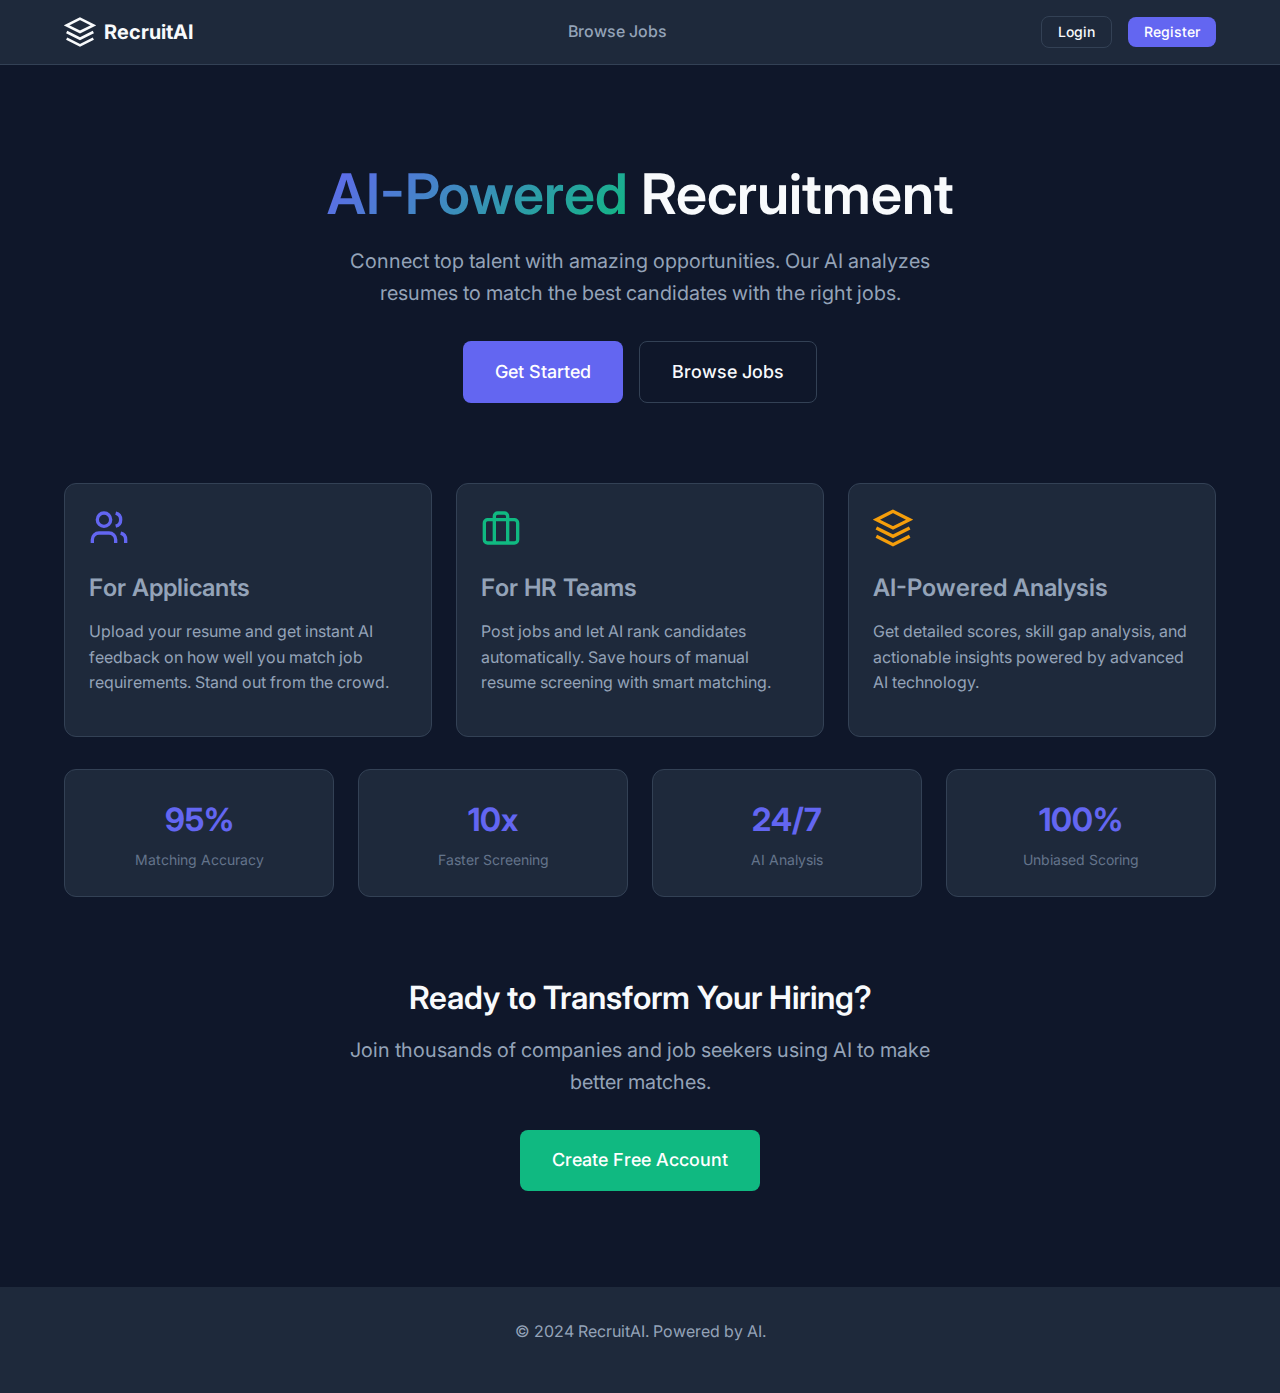
<file: frontend/index.html>
<!DOCTYPE html>
<html lang="en">
<head>
    <meta charset="UTF-8">
    <meta name="viewport" content="width=device-width, initial-scale=1.0">
    <meta name="description" content="AI-Powered Recruitment Platform - Find your next opportunity or hire top talent">
    <title>RecruitAI - Smart Hiring Platform</title>
    <link rel="preconnect" href="https://fonts.googleapis.com">
    <link rel="preconnect" href="https://fonts.gstatic.com" crossorigin>
    <link href="https://fonts.googleapis.com/css2?family=Inter:wght@400;500;600;700&display=swap" rel="stylesheet">
    <link rel="stylesheet" href="css/style.css">
    <link rel="stylesheet" href="css/components.css">
</head>
<body>
    <div class="page-wrapper">
        <!-- Navbar -->
        <nav class="navbar">
            <div class="container navbar-content">
                <a href="index.html" class="navbar-brand">
                    <svg viewBox="0 0 24 24" fill="none" stroke="currentColor" stroke-width="2">
                        <path d="M12 2L2 7l10 5 10-5-10-5zM2 17l10 5 10-5M2 12l10 5 10-5"/>
                    </svg>
                    RecruitAI
                </a>
                <ul class="navbar-nav" id="navbar-nav">
                    <li><a href="jobs.html">Browse Jobs</a></li>
                </ul>
                <div class="navbar-user" id="navbar-user">
                    <a href="login.html" class="btn btn-outline btn-sm">Login</a>
                    <a href="register.html" class="btn btn-primary btn-sm">Register</a>
                </div>
            </div>
        </nav>

        <!-- Main Content -->
        <main class="main-content">
            <div class="container">
                <!-- Hero Section -->
                <section class="hero">
                    <h1 class="hero-title">
                        <span class="gradient-text">AI-Powered</span> Recruitment
                    </h1>
                    <p class="hero-subtitle">
                        Connect top talent with amazing opportunities. Our AI analyzes resumes to match the best candidates with the right jobs.
                    </p>
                    <div class="hero-actions">
                        <a href="register.html" class="btn btn-primary btn-lg">Get Started</a>
                        <a href="jobs.html" class="btn btn-outline btn-lg">Browse Jobs</a>
                    </div>
                </section>

                <!-- Features Grid -->
                <section class="mt-xl">
                    <div class="grid grid-3">
                        <div class="card animate-fade-in" style="animation-delay: 0.1s">
                            <div class="card-body">
                                <svg width="40" height="40" viewBox="0 0 24 24" fill="none" stroke="var(--color-primary)" stroke-width="2" style="margin-bottom: 1rem;">
                                    <path d="M16 21v-2a4 4 0 0 0-4-4H6a4 4 0 0 0-4 4v2"/>
                                    <circle cx="9" cy="7" r="4"/>
                                    <path d="M22 21v-2a4 4 0 0 0-3-3.87M16 3.13a4 4 0 0 1 0 7.75"/>
                                </svg>
                                <h3>For Applicants</h3>
                                <p>Upload your resume and get instant AI feedback on how well you match job requirements. Stand out from the crowd.</p>
                            </div>
                        </div>
                        
                        <div class="card animate-fade-in" style="animation-delay: 0.2s">
                            <div class="card-body">
                                <svg width="40" height="40" viewBox="0 0 24 24" fill="none" stroke="var(--color-secondary)" stroke-width="2" style="margin-bottom: 1rem;">
                                    <rect x="2" y="7" width="20" height="14" rx="2" ry="2"/>
                                    <path d="M16 21V5a2 2 0 0 0-2-2h-4a2 2 0 0 0-2 2v16"/>
                                </svg>
                                <h3>For HR Teams</h3>
                                <p>Post jobs and let AI rank candidates automatically. Save hours of manual resume screening with smart matching.</p>
                            </div>
                        </div>
                        
                        <div class="card animate-fade-in" style="animation-delay: 0.3s">
                            <div class="card-body">
                                <svg width="40" height="40" viewBox="0 0 24 24" fill="none" stroke="var(--color-warning)" stroke-width="2" style="margin-bottom: 1rem;">
                                    <path d="M12 2L2 7l10 5 10-5-10-5z"/>
                                    <path d="M2 17l10 5 10-5M2 12l10 5 10-5"/>
                                </svg>
                                <h3>AI-Powered Analysis</h3>
                                <p>Get detailed scores, skill gap analysis, and actionable insights powered by advanced AI technology.</p>
                            </div>
                        </div>
                    </div>
                </section>

                <!-- Stats Section -->
                <section class="mt-xl">
                    <div class="stats-grid">
                        <div class="stat-card animate-fade-in">
                            <div class="stat-value">95%</div>
                            <div class="stat-label">Matching Accuracy</div>
                        </div>
                        <div class="stat-card animate-fade-in">
                            <div class="stat-value">10x</div>
                            <div class="stat-label">Faster Screening</div>
                        </div>
                        <div class="stat-card animate-fade-in">
                            <div class="stat-value">24/7</div>
                            <div class="stat-label">AI Analysis</div>
                        </div>
                        <div class="stat-card animate-fade-in">
                            <div class="stat-value">100%</div>
                            <div class="stat-label">Unbiased Scoring</div>
                        </div>
                    </div>
                </section>

                <!-- CTA Section -->
                <section class="hero mt-xl">
                    <h2>Ready to Transform Your Hiring?</h2>
                    <p class="hero-subtitle">
                        Join thousands of companies and job seekers using AI to make better matches.
                    </p>
                    <div class="hero-actions">
                        <a href="register.html" class="btn btn-success btn-lg">Create Free Account</a>
                    </div>
                </section>
            </div>
        </main>

        <!-- Footer -->
        <footer style="background: var(--bg-secondary); padding: 2rem 0; text-align: center; color: var(--text-muted);">
            <div class="container">
                <p>&copy; 2024 RecruitAI. Powered by AI.</p>
            </div>
        </footer>
    </div>

    <script src="js/api.js"></script>
    <script src="js/auth.js"></script>
</body>
</html>
</file>
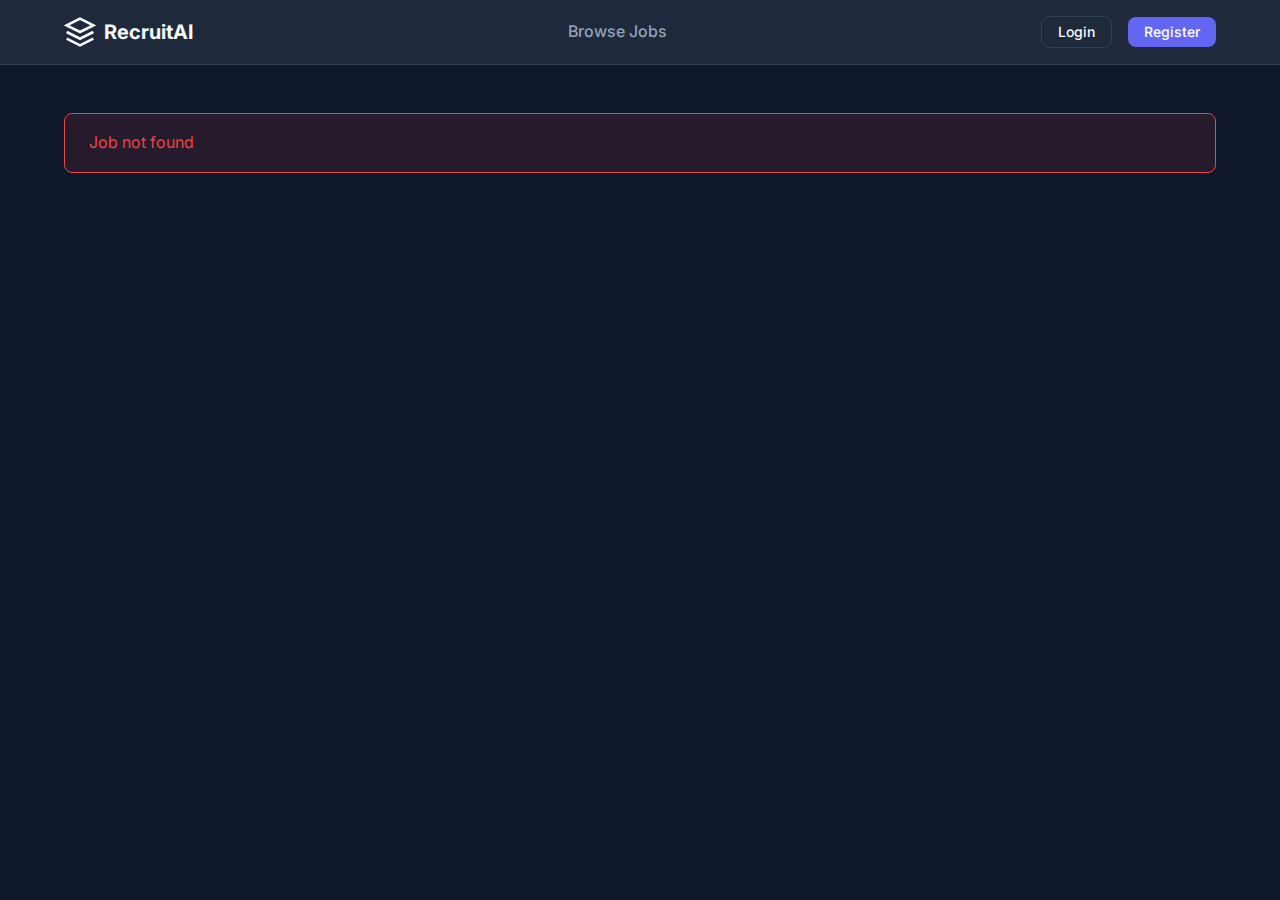
<file: frontend/job-details.html>
<!DOCTYPE html>
<html lang="en">

<head>
    <meta charset="UTF-8">
    <meta name="viewport" content="width=device-width, initial-scale=1.0">
    <meta name="description" content="Job Details - RecruitAI">
    <title>Job Details - RecruitAI</title>
    <link rel="preconnect" href="https://fonts.googleapis.com">
    <link rel="preconnect" href="https://fonts.gstatic.com" crossorigin>
    <link href="https://fonts.googleapis.com/css2?family=Inter:wght@400;500;600;700&display=swap" rel="stylesheet">
    <link rel="stylesheet" href="css/style.css">
    <link rel="stylesheet" href="css/components.css">
</head>

<body>
    <div class="page-wrapper">
        <!-- Navbar -->
        <nav class="navbar">
            <div class="container navbar-content">
                <a href="index.html" class="navbar-brand">
                    <svg viewBox="0 0 24 24" fill="none" stroke="currentColor" stroke-width="2">
                        <path d="M12 2L2 7l10 5 10-5-10-5zM2 17l10 5 10-5M2 12l10 5 10-5" />
                    </svg>
                    RecruitAI
                </a>
                <ul class="navbar-nav" id="navbar-nav"></ul>
                <div class="navbar-user" id="navbar-user"></div>
            </div>
        </nav>

        <!-- Main Content -->
        <main class="main-content">
            <div class="container">
                <div id="job-details-container">
                    <!-- Job details loaded dynamically -->
                </div>
            </div>
        </main>
    </div>

    <!-- Apply Modal -->
    <div class="modal-overlay" id="apply-modal">
        <div class="modal">
            <div class="modal-header">
                <h3>Apply for Job</h3>
                <button class="modal-close" onclick="closeModal()">&times;</button>
            </div>
            <form id="apply-form" onsubmit="handleApply(event)">
                <div id="apply-error" class="alert alert-error" style="display: none;"></div>
                <div id="apply-success" class="alert alert-success" style="display: none;"></div>

                <div class="form-group">
                    <label class="form-label">Upload Your Resume</label>
                    <div class="file-upload" id="file-upload">
                        <input type="file" id="resume-file" accept=".pdf" required>
                        <svg class="file-upload-icon" viewBox="0 0 24 24" fill="none" stroke="currentColor"
                            stroke-width="2">
                            <path d="M21 15v4a2 2 0 0 1-2 2H5a2 2 0 0 1-2-2v-4" />
                            <polyline points="17 8 12 3 7 8" />
                            <line x1="12" y1="3" x2="12" y2="15" />
                        </svg>
                        <p class="file-upload-text">Click or drag to upload PDF</p>
                        <p class="file-upload-hint" id="file-name">Max 30MB</p>
                    </div>
                </div>

                <button type="submit" class="btn btn-primary" style="width: 100%;" id="apply-btn">
                    Submit Application
                </button>
            </form>
        </div>
    </div>

    <script src="js/api.js"></script>
    <script src="js/auth.js"></script>
    <script>
        let currentJobId = null;

        async function loadJobDetails() {
            const container = document.getElementById('job-details-container');
            const urlParams = new URLSearchParams(window.location.search);
            currentJobId = urlParams.get('id');

            if (!currentJobId) {
                showError(container, 'Job not found');
                return;
            }

            showLoading(container);

            try {
                const job = await getJob(currentJobId);
                const user = getCurrentUser();
                const isApplicant = user && user.role === 'applicant';

                container.innerHTML = `
                    <a href="jobs.html" class="btn btn-outline btn-sm mb-lg">← Back to Jobs</a>
                    
                    <div class="card">
                        <div class="flex justify-between items-start mb-lg">
                            <div>
                                <h1 style="margin-bottom: 0.5rem;">${job.title}</h1>
                                <p class="text-secondary" style="margin-bottom: 0;">${job.hr_name || 'Company'}</p>
                            </div>
                            <span class="badge ${getStatusBadgeClass(job.status)}">${job.status}</span>
                        </div>

                        <div class="job-card-meta mb-lg">
                            ${job.location ? `
                                <span class="job-card-meta-item">
                                    <svg width="16" height="16" viewBox="0 0 24 24" fill="none" stroke="currentColor" stroke-width="2">
                                        <path d="M21 10c0 7-9 13-9 13s-9-6-9-13a9 9 0 0 1 18 0z"/>
                                        <circle cx="12" cy="10" r="3"/>
                                    </svg>
                                    ${job.location}
                                </span>
                            ` : ''}
                            ${job.salary_range ? `
                                <span class="job-card-meta-item">
                                    <svg width="16" height="16" viewBox="0 0 24 24" fill="none" stroke="currentColor" stroke-width="2">
                                        <line x1="12" y1="1" x2="12" y2="23"/>
                                        <path d="M17 5H9.5a3.5 3.5 0 0 0 0 7h5a3.5 3.5 0 0 1 0 7H6"/>
                                    </svg>
                                    ${job.salary_range}
                                </span>
                            ` : ''}
                            <span class="job-card-meta-item">
                                <svg width="16" height="16" viewBox="0 0 24 24" fill="none" stroke="currentColor" stroke-width="2">
                                    <rect x="3" y="4" width="18" height="18" rx="2" ry="2"/>
                                    <line x1="16" y1="2" x2="16" y2="6"/>
                                    <line x1="8" y1="2" x2="8" y2="6"/>
                                    <line x1="3" y1="10" x2="21" y2="10"/>
                                </svg>
                                Posted ${formatDate(job.created_at)}
                            </span>
                        </div>

                        <h3>Description</h3>
                        <p style="white-space: pre-line;">${job.description}</p>

                        <h3 class="mt-lg">Requirements</h3>
                        <p style="white-space: pre-line;">${job.requirements}</p>

                        <div class="mt-xl">
                            ${isApplicant ? `
                                <button class="btn btn-primary btn-lg" onclick="openApplyModal()">
                                    Apply Now
                                </button>
                            ` : user ? '' : `
                                <a href="register.html" class="btn btn-primary btn-lg">
                                    Register to Apply
                                </a>
                            `}
                        </div>
                    </div>
                `;
            } catch (error) {
                showError(container, error.message);
            }
        }

        function openApplyModal() {
            document.getElementById('apply-modal').classList.add('active');
        }

        function closeModal() {
            document.getElementById('apply-modal').classList.remove('active');
            document.getElementById('apply-error').style.display = 'none';
            document.getElementById('apply-success').style.display = 'none';
        }

        async function handleApply(event) {
            event.preventDefault();

            const fileInput = document.getElementById('resume-file');
            const errorDiv = document.getElementById('apply-error');
            const successDiv = document.getElementById('apply-success');
            const submitBtn = document.getElementById('apply-btn');

            if (!fileInput.files[0]) {
                errorDiv.textContent = 'Please select a resume file';
                errorDiv.style.display = 'block';
                return;
            }

            try {
                submitBtn.disabled = true;
                submitBtn.innerHTML = '<span class="spinner spinner-sm"></span> Analyzing resume...';
                errorDiv.style.display = 'none';

                const result = await applyToJob(currentJobId, fileInput.files[0]);

                successDiv.innerHTML = `
                    <strong>Application submitted!</strong><br>
                    AI Score: ${result.ai_score}/100<br>
                    <a href="applicant-dashboard.html">View your applications</a>
                `;
                successDiv.style.display = 'block';
                submitBtn.textContent = 'Applied!';

            } catch (error) {
                errorDiv.textContent = error.message;
                errorDiv.style.display = 'block';
                submitBtn.disabled = false;
                submitBtn.textContent = 'Submit Application';
            }
        }

        // File input display
        document.addEventListener('DOMContentLoaded', () => {
            const fileInput = document.getElementById('resume-file');
            const fileName = document.getElementById('file-name');

            fileInput.addEventListener('change', () => {
                if (fileInput.files[0]) {
                    fileName.textContent = fileInput.files[0].name;
                }
            });
        });

        // Load job details on page load
        document.addEventListener('DOMContentLoaded', loadJobDetails);
    </script>
</body>

</html>
</file>
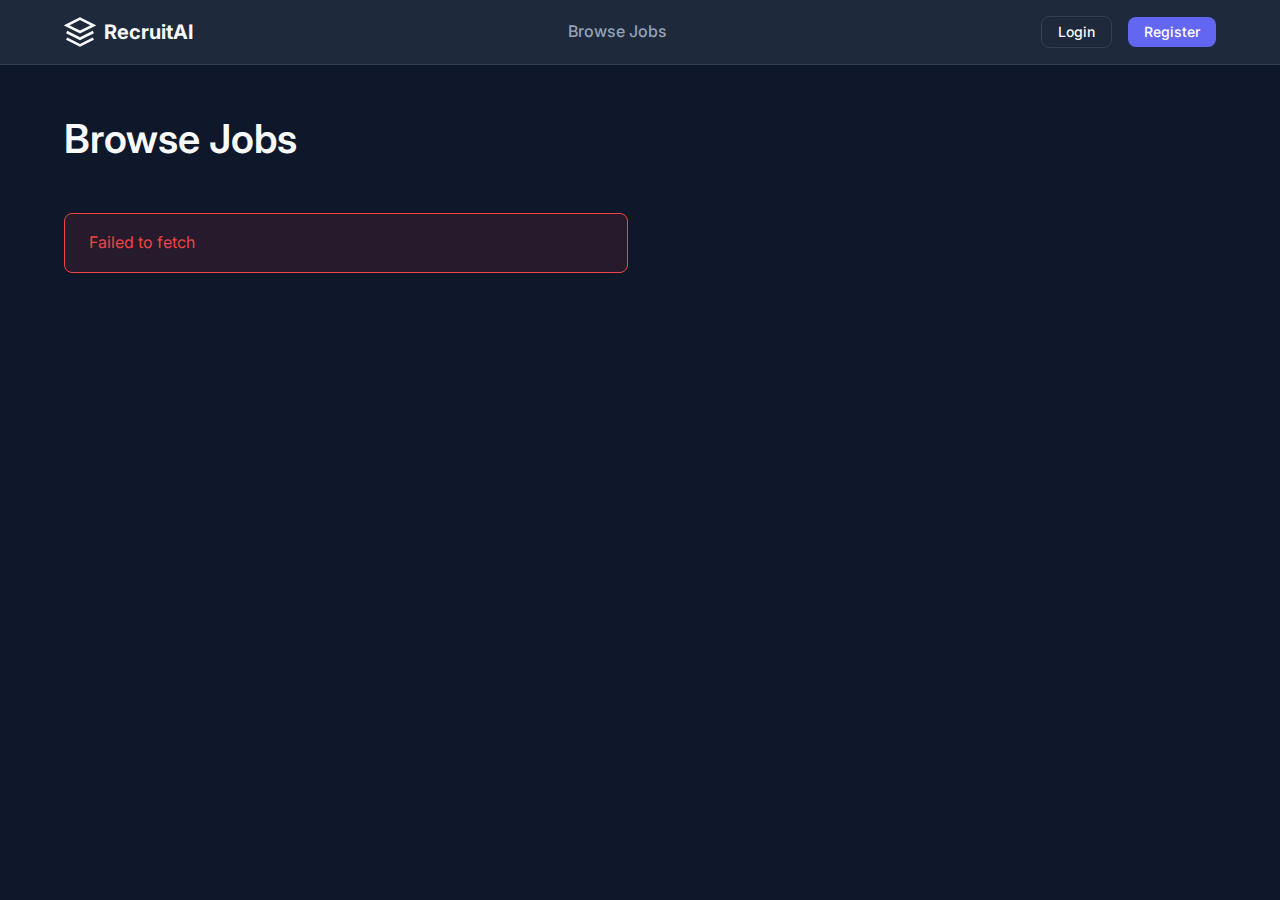
<file: frontend/jobs.html>
<!DOCTYPE html>
<html lang="en">

<head>
    <meta charset="UTF-8">
    <meta name="viewport" content="width=device-width, initial-scale=1.0">
    <meta name="description" content="Browse job openings - RecruitAI">
    <title>Browse Jobs - RecruitAI</title>
    <link rel="preconnect" href="https://fonts.googleapis.com">
    <link rel="preconnect" href="https://fonts.gstatic.com" crossorigin>
    <link href="https://fonts.googleapis.com/css2?family=Inter:wght@400;500;600;700&display=swap" rel="stylesheet">
    <link rel="stylesheet" href="css/style.css">
    <link rel="stylesheet" href="css/components.css">
</head>

<body>
    <div class="page-wrapper">
        <!-- Navbar -->
        <nav class="navbar">
            <div class="container navbar-content">
                <a href="index.html" class="navbar-brand">
                    <svg viewBox="0 0 24 24" fill="none" stroke="currentColor" stroke-width="2">
                        <path d="M12 2L2 7l10 5 10-5-10-5zM2 17l10 5 10-5M2 12l10 5 10-5" />
                    </svg>
                    RecruitAI
                </a>
                <ul class="navbar-nav" id="navbar-nav"></ul>
                <div class="navbar-user" id="navbar-user"></div>
            </div>
        </nav>

        <!-- Main Content -->
        <main class="main-content">
            <div class="container">
                <div class="dashboard-header">
                    <h1>Browse Jobs</h1>
                </div>

                <div id="jobs-container" class="grid grid-2">
                    <!-- Jobs loaded dynamically -->
                </div>
            </div>
        </main>
    </div>

    <script src="js/api.js"></script>
    <script src="js/auth.js"></script>
    <script>
        async function loadJobs() {
            const container = document.getElementById('jobs-container');
            showLoading(container);

            try {
                const jobs = await getJobs();

                if (jobs.length === 0) {
                    showEmptyState(container, 'No Jobs Available', 'Check back later for new opportunities.');
                    return;
                }

                container.innerHTML = jobs.map(job => `
                    <div class="job-card animate-fade-in">
                        <div class="job-card-header">
                            <div>
                                <h3 class="job-card-title">${job.title}</h3>
                                <p class="job-card-company">${job.hr_name || 'Company'}</p>
                            </div>
                            <span class="badge ${getStatusBadgeClass(job.status)}">${job.status}</span>
                        </div>
                        <div class="job-card-meta">
                            ${job.location ? `
                                <span class="job-card-meta-item">
                                    <svg width="16" height="16" viewBox="0 0 24 24" fill="none" stroke="currentColor" stroke-width="2">
                                        <path d="M21 10c0 7-9 13-9 13s-9-6-9-13a9 9 0 0 1 18 0z"/>
                                        <circle cx="12" cy="10" r="3"/>
                                    </svg>
                                    ${job.location}
                                </span>
                            ` : ''}
                            ${job.salary_range ? `
                                <span class="job-card-meta-item">
                                    <svg width="16" height="16" viewBox="0 0 24 24" fill="none" stroke="currentColor" stroke-width="2">
                                        <line x1="12" y1="1" x2="12" y2="23"/>
                                        <path d="M17 5H9.5a3.5 3.5 0 0 0 0 7h5a3.5 3.5 0 0 1 0 7H6"/>
                                    </svg>
                                    ${job.salary_range}
                                </span>
                            ` : ''}
                            <span class="job-card-meta-item">
                                <svg width="16" height="16" viewBox="0 0 24 24" fill="none" stroke="currentColor" stroke-width="2">
                                    <rect x="3" y="4" width="18" height="18" rx="2" ry="2"/>
                                    <line x1="16" y1="2" x2="16" y2="6"/>
                                    <line x1="8" y1="2" x2="8" y2="6"/>
                                    <line x1="3" y1="10" x2="21" y2="10"/>
                                </svg>
                                ${formatDate(job.created_at)}
                            </span>
                        </div>
                        <p class="job-card-description">${job.description}</p>
                        <a href="job-details.html?id=${job.id}" class="btn btn-primary">View Details</a>
                    </div>
                `).join('');
            } catch (error) {
                showError(container, error.message);
            }
        }

        // Load jobs on page load
        document.addEventListener('DOMContentLoaded', loadJobs);
    </script>
</body>

</html>
</file>
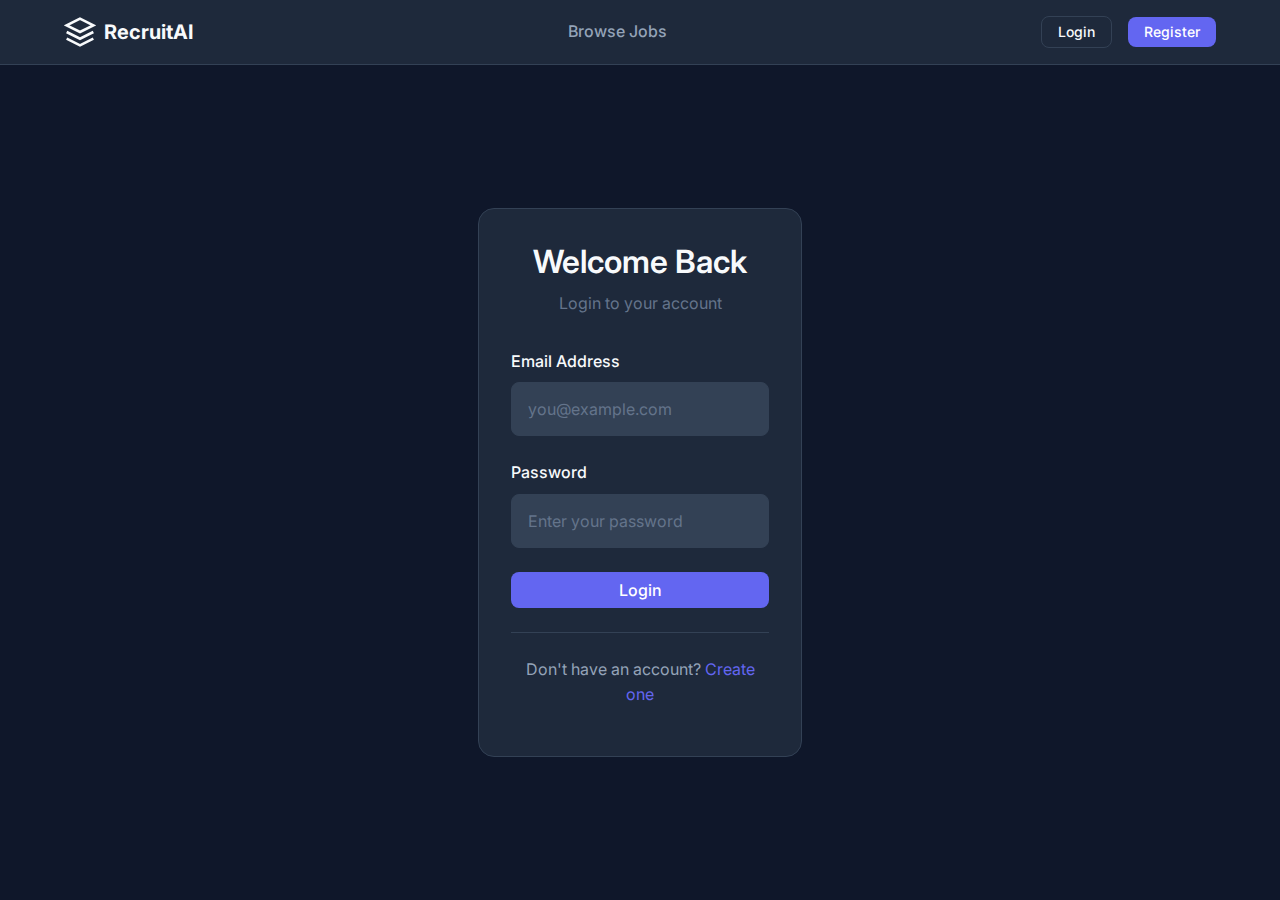
<file: frontend/login.html>
<!DOCTYPE html>
<html lang="en">

<head>
    <meta charset="UTF-8">
    <meta name="viewport" content="width=device-width, initial-scale=1.0">
    <meta name="description" content="Login to RecruitAI - AI-Powered Recruitment Platform">
    <title>Login - RecruitAI</title>
    <link rel="preconnect" href="https://fonts.googleapis.com">
    <link rel="preconnect" href="https://fonts.gstatic.com" crossorigin>
    <link href="https://fonts.googleapis.com/css2?family=Inter:wght@400;500;600;700&display=swap" rel="stylesheet">
    <link rel="stylesheet" href="css/style.css">
    <link rel="stylesheet" href="css/components.css">
</head>

<body>
    <div class="page-wrapper">
        <!-- Navbar -->
        <nav class="navbar">
            <div class="container navbar-content">
                <a href="index.html" class="navbar-brand">
                    <svg viewBox="0 0 24 24" fill="none" stroke="currentColor" stroke-width="2">
                        <path d="M12 2L2 7l10 5 10-5-10-5zM2 17l10 5 10-5M2 12l10 5 10-5" />
                    </svg>
                    RecruitAI
                </a>
                <ul class="navbar-nav" id="navbar-nav"></ul>
                <div class="navbar-user" id="navbar-user"></div>
            </div>
        </nav>

        <!-- Main Content -->
        <main class="main-content flex items-center">
            <div class="auth-container">
                <div class="auth-card glass animate-fade-in">
                    <div class="auth-header">
                        <h2 class="auth-title">Welcome Back</h2>
                        <p class="auth-subtitle">Login to your account</p>
                    </div>

                    <form id="login-form" onsubmit="handleLogin(event)">
                        <div id="form-error" class="alert alert-error" style="display: none;"></div>

                        <div class="form-group">
                            <label class="form-label" for="email">Email Address</label>
                            <input type="email" id="email" class="form-input" placeholder="you@example.com" required>
                        </div>

                        <div class="form-group">
                            <label class="form-label" for="password">Password</label>
                            <input type="password" id="password" class="form-input" placeholder="Enter your password"
                                required>
                        </div>

                        <button type="submit" class="btn btn-primary" style="width: 100%;">Login</button>
                    </form>

                    <div class="auth-footer">
                        <p>Don't have an account? <a href="register.html">Create one</a></p>
                    </div>
                </div>
            </div>
        </main>
    </div>

    <script src="js/api.js"></script>
    <script src="js/auth.js"></script>
    <script>
        // Redirect if already logged in
        redirectIfLoggedIn();
    </script>
</body>

</html>
</file>
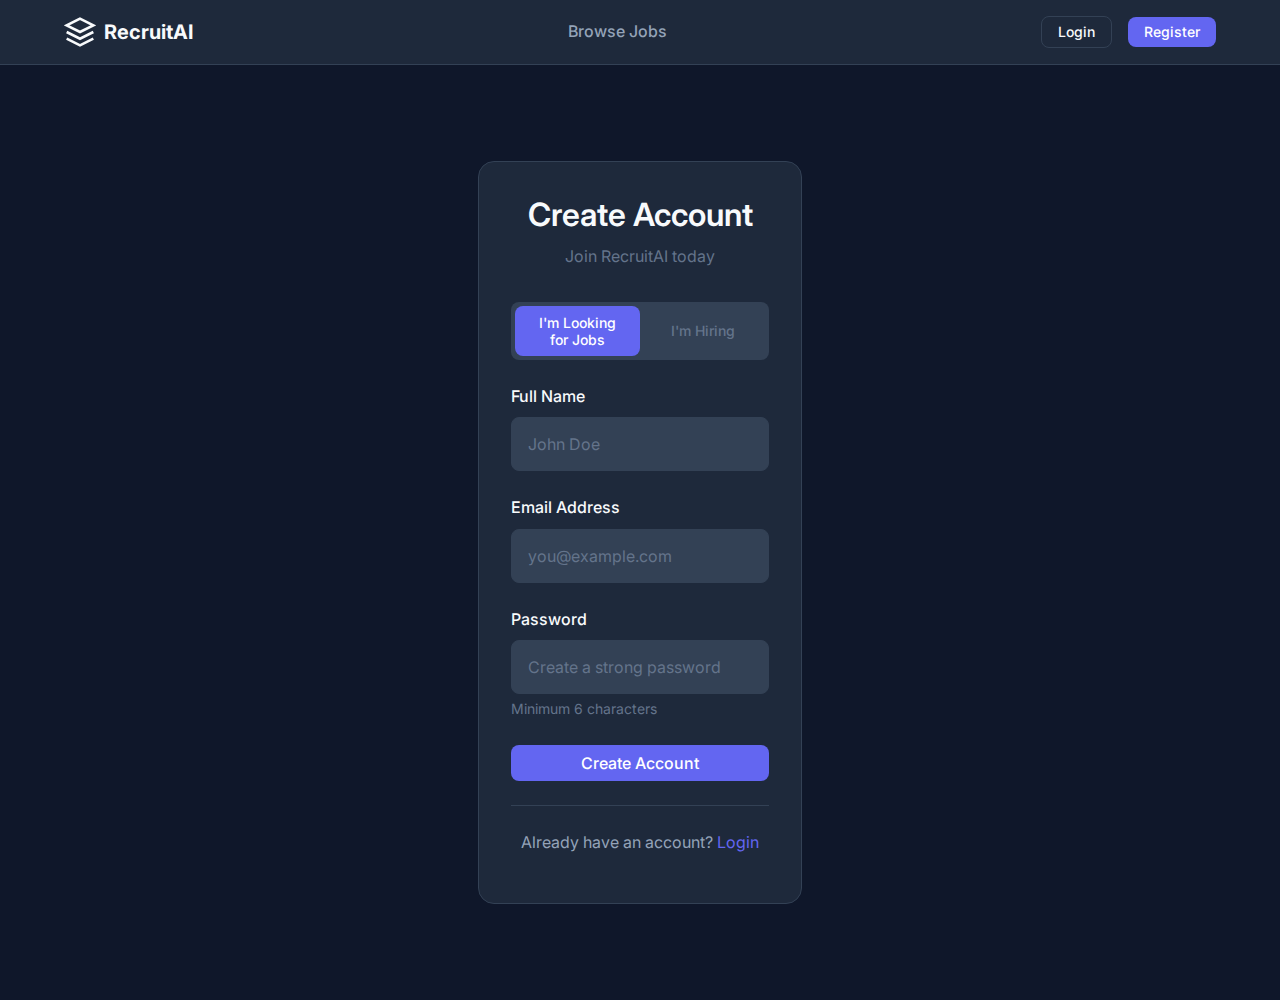
<file: frontend/register.html>
<!DOCTYPE html>
<html lang="en">

<head>
    <meta charset="UTF-8">
    <meta name="viewport" content="width=device-width, initial-scale=1.0">
    <meta name="description" content="Create your RecruitAI account - AI-Powered Recruitment Platform">
    <title>Register - RecruitAI</title>
    <link rel="preconnect" href="https://fonts.googleapis.com">
    <link rel="preconnect" href="https://fonts.gstatic.com" crossorigin>
    <link href="https://fonts.googleapis.com/css2?family=Inter:wght@400;500;600;700&display=swap" rel="stylesheet">
    <link rel="stylesheet" href="css/style.css">
    <link rel="stylesheet" href="css/components.css">
</head>

<body>
    <div class="page-wrapper">
        <!-- Navbar -->
        <nav class="navbar">
            <div class="container navbar-content">
                <a href="index.html" class="navbar-brand">
                    <svg viewBox="0 0 24 24" fill="none" stroke="currentColor" stroke-width="2">
                        <path d="M12 2L2 7l10 5 10-5-10-5zM2 17l10 5 10-5M2 12l10 5 10-5" />
                    </svg>
                    RecruitAI
                </a>
                <ul class="navbar-nav" id="navbar-nav"></ul>
                <div class="navbar-user" id="navbar-user"></div>
            </div>
        </nav>

        <!-- Main Content -->
        <main class="main-content flex items-center">
            <div class="auth-container">
                <div class="auth-card glass animate-fade-in">
                    <div class="auth-header">
                        <h2 class="auth-title">Create Account</h2>
                        <p class="auth-subtitle">Join RecruitAI today</p>
                    </div>

                    <form id="register-form" onsubmit="handleRegister(event)">
                        <div id="form-error" class="alert alert-error" style="display: none;"></div>

                        <!-- Role Toggle -->
                        <div class="role-toggle">
                            <button type="button" class="role-toggle-btn active" data-role="applicant">
                                I'm Looking for Jobs
                            </button>
                            <button type="button" class="role-toggle-btn" data-role="hr">
                                I'm Hiring
                            </button>
                        </div>

                        <div class="form-group">
                            <label class="form-label" for="fullName">Full Name</label>
                            <input type="text" id="fullName" class="form-input" placeholder="John Doe" required>
                        </div>

                        <div class="form-group">
                            <label class="form-label" for="email">Email Address</label>
                            <input type="email" id="email" class="form-input" placeholder="you@example.com" required>
                        </div>

                        <div class="form-group">
                            <label class="form-label" for="password">Password</label>
                            <input type="password" id="password" class="form-input"
                                placeholder="Create a strong password" required minlength="6">
                            <p class="form-hint">Minimum 6 characters</p>
                        </div>

                        <button type="submit" class="btn btn-primary" style="width: 100%;">Create Account</button>
                    </form>

                    <div class="auth-footer">
                        <p>Already have an account? <a href="login.html">Login</a></p>
                    </div>
                </div>
            </div>
        </main>
    </div>

    <script src="js/api.js"></script>
    <script src="js/auth.js"></script>
    <script>
        // Redirect if already logged in
        redirectIfLoggedIn();
    </script>
</body>

</html>
</file>
<file: frontend/css/style.css>
/* ============================================
   RECRUITMENT PLATFORM - DESIGN SYSTEM
   ============================================ */

/* --- CSS Variables (Design Tokens) --- */
:root {
    /* Colors */
    --color-primary: #6366f1;
    --color-primary-hover: #4f46e5;
    --color-primary-light: #e0e7ff;
    --color-secondary: #10b981;
    --color-secondary-hover: #059669;
    --color-danger: #ef4444;
    --color-danger-hover: #dc2626;
    --color-warning: #f59e0b;
    --color-info: #3b82f6;
    
    /* Backgrounds */
    --bg-primary: #0f172a;
    --bg-secondary: #1e293b;
    --bg-tertiary: #334155;
    --bg-card: #1e293b;
    --bg-hover: #334155;
    
    /* Text */
    --text-primary: #f8fafc;
    --text-secondary: #94a3b8;
    --text-muted: #64748b;
    
    /* Borders */
    --border-color: #334155;
    --border-radius: 12px;
    --border-radius-sm: 8px;
    --border-radius-lg: 16px;
    
    /* Shadows */
    --shadow-sm: 0 1px 2px rgba(0, 0, 0, 0.2);
    --shadow-md: 0 4px 6px rgba(0, 0, 0, 0.3);
    --shadow-lg: 0 10px 15px rgba(0, 0, 0, 0.4);
    --shadow-glow: 0 0 20px rgba(99, 102, 241, 0.3);
    
    /* Spacing */
    --spacing-xs: 0.25rem;
    --spacing-sm: 0.5rem;
    --spacing-md: 1rem;
    --spacing-lg: 1.5rem;
    --spacing-xl: 2rem;
    --spacing-2xl: 3rem;
    
    /* Typography */
    --font-family: 'Inter', -apple-system, BlinkMacSystemFont, 'Segoe UI', Roboto, sans-serif;
    --font-size-xs: 0.75rem;
    --font-size-sm: 0.875rem;
    --font-size-md: 1rem;
    --font-size-lg: 1.125rem;
    --font-size-xl: 1.25rem;
    --font-size-2xl: 1.5rem;
    --font-size-3xl: 2rem;
    --font-size-4xl: 2.5rem;
    
    /* Transitions */
    --transition-fast: 150ms ease;
    --transition-normal: 300ms ease;
}

/* --- Reset & Base --- */
*, *::before, *::after {
    box-sizing: border-box;
    margin: 0;
    padding: 0;
}

html {
    scroll-behavior: smooth;
}

body {
    font-family: var(--font-family);
    font-size: var(--font-size-md);
    line-height: 1.6;
    color: var(--text-primary);
    background: var(--bg-primary);
    min-height: 100vh;
}

/* --- Links --- */
a {
    color: var(--color-primary);
    text-decoration: none;
    transition: color var(--transition-fast);
}

a:hover {
    color: var(--color-primary-hover);
}

/* --- Typography --- */
h1, h2, h3, h4, h5, h6 {
    font-weight: 600;
    line-height: 1.3;
    margin-bottom: var(--spacing-md);
}

h1 { font-size: var(--font-size-4xl); }
h2 { font-size: var(--font-size-3xl); }
h3 { font-size: var(--font-size-2xl); }
h4 { font-size: var(--font-size-xl); }

p {
    margin-bottom: var(--spacing-md);
    color: var(--text-secondary);
}

/* --- Layout --- */
.container {
    max-width: 1200px;
    margin: 0 auto;
    padding: 0 var(--spacing-lg);
}

.page-wrapper {
    min-height: 100vh;
    display: flex;
    flex-direction: column;
}

.main-content {
    flex: 1;
    padding: var(--spacing-2xl) 0;
}

/* --- Grid System --- */
.grid {
    display: grid;
    gap: var(--spacing-lg);
}

.grid-2 { grid-template-columns: repeat(2, 1fr); }
.grid-3 { grid-template-columns: repeat(3, 1fr); }
.grid-4 { grid-template-columns: repeat(4, 1fr); }

@media (max-width: 768px) {
    .grid-2, .grid-3, .grid-4 {
        grid-template-columns: 1fr;
    }
}

/* --- Flexbox Utilities --- */
.flex { display: flex; }
.flex-col { flex-direction: column; }
.flex-wrap { flex-wrap: wrap; }
.items-center { align-items: center; }
.items-start { align-items: flex-start; }
.justify-center { justify-content: center; }
.justify-between { justify-content: space-between; }
.gap-sm { gap: var(--spacing-sm); }
.gap-md { gap: var(--spacing-md); }
.gap-lg { gap: var(--spacing-lg); }

/* --- Spacing Utilities --- */
.mt-sm { margin-top: var(--spacing-sm); }
.mt-md { margin-top: var(--spacing-md); }
.mt-lg { margin-top: var(--spacing-lg); }
.mt-xl { margin-top: var(--spacing-xl); }
.mb-sm { margin-bottom: var(--spacing-sm); }
.mb-md { margin-bottom: var(--spacing-md); }
.mb-lg { margin-bottom: var(--spacing-lg); }
.mb-xl { margin-bottom: var(--spacing-xl); }

/* --- Text Utilities --- */
.text-center { text-align: center; }
.text-muted { color: var(--text-muted); }
.text-secondary { color: var(--text-secondary); }
.text-success { color: var(--color-secondary); }
.text-danger { color: var(--color-danger); }
.text-warning { color: var(--color-warning); }

/* --- Animations --- */
@keyframes fadeIn {
    from { opacity: 0; transform: translateY(10px); }
    to { opacity: 1; transform: translateY(0); }
}

@keyframes slideIn {
    from { opacity: 0; transform: translateX(-20px); }
    to { opacity: 1; transform: translateX(0); }
}

@keyframes pulse {
    0%, 100% { opacity: 1; }
    50% { opacity: 0.5; }
}

@keyframes spin {
    from { transform: rotate(0deg); }
    to { transform: rotate(360deg); }
}

.animate-fade-in {
    animation: fadeIn 0.5s ease forwards;
}

.animate-slide-in {
    animation: slideIn 0.5s ease forwards;
}

/* --- Gradient Text --- */
.gradient-text {
    background: linear-gradient(135deg, var(--color-primary), var(--color-secondary));
    -webkit-background-clip: text;
    -webkit-text-fill-color: transparent;
    background-clip: text;
}

/* --- Glass Effect --- */
.glass {
    background: rgba(30, 41, 59, 0.8);
    backdrop-filter: blur(10px);
    border: 1px solid rgba(255, 255, 255, 0.1);
}
</file>
<file: frontend/css/components.css>
/* ============================================
   RECRUITMENT PLATFORM - COMPONENTS
   ============================================ */

/* --- Navbar --- */
.navbar {
    background: var(--bg-secondary);
    border-bottom: 1px solid var(--border-color);
    padding: var(--spacing-md) 0;
    position: sticky;
    top: 0;
    z-index: 100;
}

.navbar-content {
    display: flex;
    justify-content: space-between;
    align-items: center;
}

.navbar-brand {
    font-size: var(--font-size-xl);
    font-weight: 700;
    color: var(--text-primary);
    display: flex;
    align-items: center;
    gap: var(--spacing-sm);
}

.navbar-brand svg {
    width: 32px;
    height: 32px;
}

.navbar-nav {
    display: flex;
    align-items: center;
    gap: var(--spacing-lg);
    list-style: none;
}

.navbar-nav a {
    color: var(--text-secondary);
    font-weight: 500;
    transition: color var(--transition-fast);
}

.navbar-nav a:hover {
    color: var(--text-primary);
}

.navbar-user {
    display: flex;
    align-items: center;
    gap: var(--spacing-md);
}

.user-badge {
    background: var(--bg-tertiary);
    padding: var(--spacing-xs) var(--spacing-md);
    border-radius: var(--border-radius-sm);
    font-size: var(--font-size-sm);
    color: var(--text-secondary);
}

/* --- Buttons --- */
.btn {
    display: inline-flex;
    align-items: center;
    justify-content: center;
    gap: var(--spacing-sm);
    padding: var(--spacing-sm) var(--spacing-lg);
    border: none;
    border-radius: var(--border-radius-sm);
    font-family: var(--font-family);
    font-size: var(--font-size-md);
    font-weight: 500;
    cursor: pointer;
    transition: all var(--transition-fast);
    text-decoration: none;
}

.btn:disabled {
    opacity: 0.6;
    cursor: not-allowed;
}

.btn-primary {
    background: var(--color-primary);
    color: white;
}

.btn-primary:hover:not(:disabled) {
    background: var(--color-primary-hover);
    box-shadow: var(--shadow-glow);
}

.btn-secondary {
    background: var(--bg-tertiary);
    color: var(--text-primary);
}

.btn-secondary:hover:not(:disabled) {
    background: var(--bg-hover);
}

.btn-success {
    background: var(--color-secondary);
    color: white;
}

.btn-success:hover:not(:disabled) {
    background: var(--color-secondary-hover);
}

.btn-danger {
    background: var(--color-danger);
    color: white;
}

.btn-danger:hover:not(:disabled) {
    background: var(--color-danger-hover);
}

.btn-outline {
    background: transparent;
    border: 1px solid var(--border-color);
    color: var(--text-primary);
}

.btn-outline:hover:not(:disabled) {
    background: var(--bg-tertiary);
}

.btn-lg {
    padding: var(--spacing-md) var(--spacing-xl);
    font-size: var(--font-size-lg);
}

.btn-sm {
    padding: var(--spacing-xs) var(--spacing-md);
    font-size: var(--font-size-sm);
}

.btn-icon {
    width: 36px;
    height: 36px;
    padding: 0;
    border-radius: var(--border-radius-sm);
}

/* --- Cards --- */
.card {
    background: var(--bg-card);
    border: 1px solid var(--border-color);
    border-radius: var(--border-radius);
    padding: var(--spacing-lg);
    transition: all var(--transition-normal);
}

.card:hover {
    border-color: var(--color-primary);
    box-shadow: var(--shadow-lg);
}

.card-header {
    margin-bottom: var(--spacing-md);
    padding-bottom: var(--spacing-md);
    border-bottom: 1px solid var(--border-color);
}

.card-title {
    font-size: var(--font-size-xl);
    margin-bottom: 0;
}

.card-body {
    color: var(--text-secondary);
}

.card-footer {
    margin-top: var(--spacing-md);
    padding-top: var(--spacing-md);
    border-top: 1px solid var(--border-color);
}

/* --- Forms --- */
.form-group {
    margin-bottom: var(--spacing-lg);
}

.form-label {
    display: block;
    margin-bottom: var(--spacing-sm);
    font-weight: 500;
    color: var(--text-primary);
}

.form-input,
.form-textarea,
.form-select {
    width: 100%;
    padding: var(--spacing-md);
    background: var(--bg-tertiary);
    border: 1px solid var(--border-color);
    border-radius: var(--border-radius-sm);
    color: var(--text-primary);
    font-family: var(--font-family);
    font-size: var(--font-size-md);
    transition: all var(--transition-fast);
}

.form-input:focus,
.form-textarea:focus,
.form-select:focus {
    outline: none;
    border-color: var(--color-primary);
    box-shadow: 0 0 0 3px rgba(99, 102, 241, 0.2);
}

.form-input::placeholder {
    color: var(--text-muted);
}

.form-textarea {
    min-height: 120px;
    resize: vertical;
}

.form-select {
    cursor: pointer;
}

.form-error {
    color: var(--color-danger);
    font-size: var(--font-size-sm);
    margin-top: var(--spacing-xs);
}

.form-hint {
    color: var(--text-muted);
    font-size: var(--font-size-sm);
    margin-top: var(--spacing-xs);
}

/* --- File Upload --- */
.file-upload {
    position: relative;
    border: 2px dashed var(--border-color);
    border-radius: var(--border-radius);
    padding: var(--spacing-2xl);
    text-align: center;
    cursor: pointer;
    transition: all var(--transition-fast);
}

.file-upload:hover {
    border-color: var(--color-primary);
    background: rgba(99, 102, 241, 0.05);
}

.file-upload.dragover {
    border-color: var(--color-primary);
    background: rgba(99, 102, 241, 0.1);
}

.file-upload input[type="file"] {
    position: absolute;
    top: 0;
    left: 0;
    width: 100%;
    height: 100%;
    opacity: 0;
    cursor: pointer;
}

.file-upload-icon {
    width: 48px;
    height: 48px;
    margin: 0 auto var(--spacing-md);
    color: var(--text-muted);
}

.file-upload-text {
    color: var(--text-secondary);
}

.file-upload-hint {
    font-size: var(--font-size-sm);
    color: var(--text-muted);
    margin-top: var(--spacing-sm);
}

/* --- Badges --- */
.badge {
    display: inline-flex;
    align-items: center;
    padding: var(--spacing-xs) var(--spacing-sm);
    border-radius: var(--border-radius-sm);
    font-size: var(--font-size-xs);
    font-weight: 600;
    text-transform: uppercase;
}

.badge-primary {
    background: var(--color-primary-light);
    color: var(--color-primary);
}

.badge-success {
    background: rgba(16, 185, 129, 0.2);
    color: var(--color-secondary);
}

.badge-warning {
    background: rgba(245, 158, 11, 0.2);
    color: var(--color-warning);
}

.badge-danger {
    background: rgba(239, 68, 68, 0.2);
    color: var(--color-danger);
}

.badge-info {
    background: rgba(59, 130, 246, 0.2);
    color: var(--color-info);
}

/* --- Score Ring --- */
.score-ring {
    position: relative;
    width: 100px;
    height: 100px;
    display: flex;
    align-items: center;
    justify-content: center;
}

.score-ring svg {
    position: absolute;
    transform: rotate(-90deg);
}

.score-ring circle {
    fill: none;
    stroke-width: 8;
}

.score-ring .bg {
    stroke: var(--bg-tertiary);
}

.score-ring .progress {
    stroke: var(--color-primary);
    stroke-linecap: round;
    transition: stroke-dashoffset 1s ease;
}

.score-ring .score-value {
    font-size: var(--font-size-2xl);
    font-weight: 700;
}

/* --- Tables --- */
.table-wrapper {
    overflow-x: auto;
}

.table {
    width: 100%;
    border-collapse: collapse;
}

.table th,
.table td {
    padding: var(--spacing-md);
    text-align: left;
    border-bottom: 1px solid var(--border-color);
}

.table th {
    background: var(--bg-tertiary);
    font-weight: 600;
    color: var(--text-primary);
}

.table tr:hover {
    background: var(--bg-hover);
}

/* --- Alerts --- */
.alert {
    padding: var(--spacing-md) var(--spacing-lg);
    border-radius: var(--border-radius-sm);
    margin-bottom: var(--spacing-md);
    display: flex;
    align-items: flex-start;
    gap: var(--spacing-md);
}

.alert-success {
    background: rgba(16, 185, 129, 0.1);
    border: 1px solid var(--color-secondary);
    color: var(--color-secondary);
}

.alert-error {
    background: rgba(239, 68, 68, 0.1);
    border: 1px solid var(--color-danger);
    color: var(--color-danger);
}

.alert-warning {
    background: rgba(245, 158, 11, 0.1);
    border: 1px solid var(--color-warning);
    color: var(--color-warning);
}

.alert-info {
    background: rgba(59, 130, 246, 0.1);
    border: 1px solid var(--color-info);
    color: var(--color-info);
}

/* --- Loading Spinner --- */
.spinner {
    width: 40px;
    height: 40px;
    border: 3px solid var(--bg-tertiary);
    border-top-color: var(--color-primary);
    border-radius: 50%;
    animation: spin 1s linear infinite;
}

.spinner-sm {
    width: 20px;
    height: 20px;
    border-width: 2px;
}

/* --- Modal --- */
.modal-overlay {
    position: fixed;
    top: 0;
    left: 0;
    width: 100%;
    height: 100%;
    background: rgba(0, 0, 0, 0.7);
    display: flex;
    align-items: center;
    justify-content: center;
    z-index: 1000;
    opacity: 0;
    visibility: hidden;
    transition: all var(--transition-normal);
}

.modal-overlay.active {
    opacity: 1;
    visibility: visible;
}

.modal {
    background: var(--bg-secondary);
    border-radius: var(--border-radius-lg);
    padding: var(--spacing-xl);
    max-width: 500px;
    width: 90%;
    max-height: 90vh;
    overflow-y: auto;
    transform: scale(0.9);
    transition: transform var(--transition-normal);
}

.modal-overlay.active .modal {
    transform: scale(1);
}

.modal-header {
    display: flex;
    justify-content: space-between;
    align-items: center;
    margin-bottom: var(--spacing-lg);
}

.modal-close {
    background: none;
    border: none;
    color: var(--text-muted);
    cursor: pointer;
    font-size: var(--font-size-xl);
}

/* --- Job Card --- */
.job-card {
    background: var(--bg-card);
    border: 1px solid var(--border-color);
    border-radius: var(--border-radius);
    padding: var(--spacing-lg);
    transition: all var(--transition-normal);
}

.job-card:hover {
    border-color: var(--color-primary);
    transform: translateY(-4px);
    box-shadow: var(--shadow-lg);
}

.job-card-header {
    display: flex;
    justify-content: space-between;
    align-items: flex-start;
    margin-bottom: var(--spacing-md);
}

.job-card-title {
    font-size: var(--font-size-xl);
    color: var(--text-primary);
    margin-bottom: var(--spacing-xs);
}

.job-card-company {
    color: var(--text-secondary);
    font-size: var(--font-size-sm);
}

.job-card-meta {
    display: flex;
    gap: var(--spacing-md);
    margin: var(--spacing-md) 0;
    flex-wrap: wrap;
}

.job-card-meta-item {
    display: flex;
    align-items: center;
    gap: var(--spacing-xs);
    color: var(--text-muted);
    font-size: var(--font-size-sm);
}

.job-card-description {
    color: var(--text-secondary);
    margin-bottom: var(--spacing-md);
    display: -webkit-box;
    -webkit-line-clamp: 3;
    -webkit-box-orient: vertical;
    overflow: hidden;
}

/* --- Application Card --- */
.application-card {
    background: var(--bg-card);
    border: 1px solid var(--border-color);
    border-radius: var(--border-radius);
    padding: var(--spacing-lg);
    display: grid;
    grid-template-columns: auto 1fr auto;
    gap: var(--spacing-lg);
    align-items: center;
}

.application-score {
    text-align: center;
}

.application-info h4 {
    margin-bottom: var(--spacing-xs);
}

.application-info p {
    margin-bottom: 0;
    font-size: var(--font-size-sm);
}

/* --- Empty State --- */
.empty-state {
    text-align: center;
    padding: var(--spacing-2xl);
}

.empty-state-icon {
    width: 80px;
    height: 80px;
    margin: 0 auto var(--spacing-lg);
    color: var(--text-muted);
}

.empty-state-title {
    color: var(--text-primary);
    margin-bottom: var(--spacing-sm);
}

.empty-state-text {
    color: var(--text-muted);
    margin-bottom: var(--spacing-lg);
}

/* --- Hero Section --- */
.hero {
    text-align: center;
    padding: var(--spacing-2xl) 0;
}

.hero-title {
    font-size: 3.5rem;
    margin-bottom: var(--spacing-md);
    line-height: 1.2;
}

.hero-subtitle {
    font-size: var(--font-size-xl);
    color: var(--text-secondary);
    max-width: 600px;
    margin: 0 auto var(--spacing-xl);
}

.hero-actions {
    display: flex;
    gap: var(--spacing-md);
    justify-content: center;
    flex-wrap: wrap;
}

/* --- Stats Grid --- */
.stats-grid {
    display: grid;
    grid-template-columns: repeat(auto-fit, minmax(200px, 1fr));
    gap: var(--spacing-lg);
}

.stat-card {
    background: var(--bg-card);
    border: 1px solid var(--border-color);
    border-radius: var(--border-radius);
    padding: var(--spacing-lg);
    text-align: center;
}

.stat-value {
    font-size: var(--font-size-3xl);
    font-weight: 700;
    color: var(--color-primary);
    margin-bottom: var(--spacing-xs);
}

.stat-label {
    color: var(--text-muted);
    font-size: var(--font-size-sm);
}

/* --- Auth Forms --- */
.auth-container {
    max-width: 420px;
    margin: 0 auto;
    padding: var(--spacing-2xl);
}

.auth-card {
    background: var(--bg-card);
    border: 1px solid var(--border-color);
    border-radius: var(--border-radius-lg);
    padding: var(--spacing-xl);
}

.auth-header {
    text-align: center;
    margin-bottom: var(--spacing-xl);
}

.auth-title {
    margin-bottom: var(--spacing-sm);
}

.auth-subtitle {
    color: var(--text-muted);
}

.auth-footer {
    text-align: center;
    margin-top: var(--spacing-lg);
    padding-top: var(--spacing-lg);
    border-top: 1px solid var(--border-color);
}

/* --- Role Toggle --- */
.role-toggle {
    display: flex;
    background: var(--bg-tertiary);
    border-radius: var(--border-radius-sm);
    padding: 4px;
    margin-bottom: var(--spacing-lg);
}

.role-toggle-btn {
    flex: 1;
    padding: var(--spacing-sm) var(--spacing-md);
    border: none;
    background: transparent;
    color: var(--text-muted);
    font-family: var(--font-family);
    font-size: var(--font-size-sm);
    font-weight: 500;
    cursor: pointer;
    border-radius: var(--border-radius-sm);
    transition: all var(--transition-fast);
}

.role-toggle-btn.active {
    background: var(--color-primary);
    color: white;
}

/* --- AI Analysis Card --- */
.ai-analysis {
    background: linear-gradient(135deg, rgba(99, 102, 241, 0.1), rgba(16, 185, 129, 0.1));
    border: 1px solid var(--border-color);
    border-radius: var(--border-radius);
    padding: var(--spacing-lg);
}

.ai-analysis-header {
    display: flex;
    align-items: center;
    gap: var(--spacing-md);
    margin-bottom: var(--spacing-lg);
}

.ai-analysis-icon {
    width: 40px;
    height: 40px;
    background: var(--color-primary);
    border-radius: var(--border-radius-sm);
    display: flex;
    align-items: center;
    justify-content: center;
    color: white;
}

.ai-analysis-title {
    font-size: var(--font-size-lg);
    margin-bottom: 0;
}

.ai-score-container {
    display: flex;
    align-items: center;
    gap: var(--spacing-xl);
    margin-bottom: var(--spacing-lg);
}

.ai-summary {
    margin-bottom: var(--spacing-lg);
}

.ai-gaps-title {
    font-size: var(--font-size-md);
    margin-bottom: var(--spacing-sm);
    color: var(--text-primary);
}

.ai-gaps-list {
    list-style: none;
}

.ai-gaps-list li {
    padding: var(--spacing-sm) 0;
    padding-left: var(--spacing-lg);
    position: relative;
    color: var(--text-secondary);
}

.ai-gaps-list li::before {
    content: "⚠";
    position: absolute;
    left: 0;
    color: var(--color-warning);
}

/* --- Dashboard Header --- */
.dashboard-header {
    display: flex;
    justify-content: space-between;
    align-items: center;
    margin-bottom: var(--spacing-xl);
    flex-wrap: wrap;
    gap: var(--spacing-md);
}

.dashboard-title {
    margin-bottom: 0;
}

.dashboard-actions {
    display: flex;
    gap: var(--spacing-md);
}
</file>
